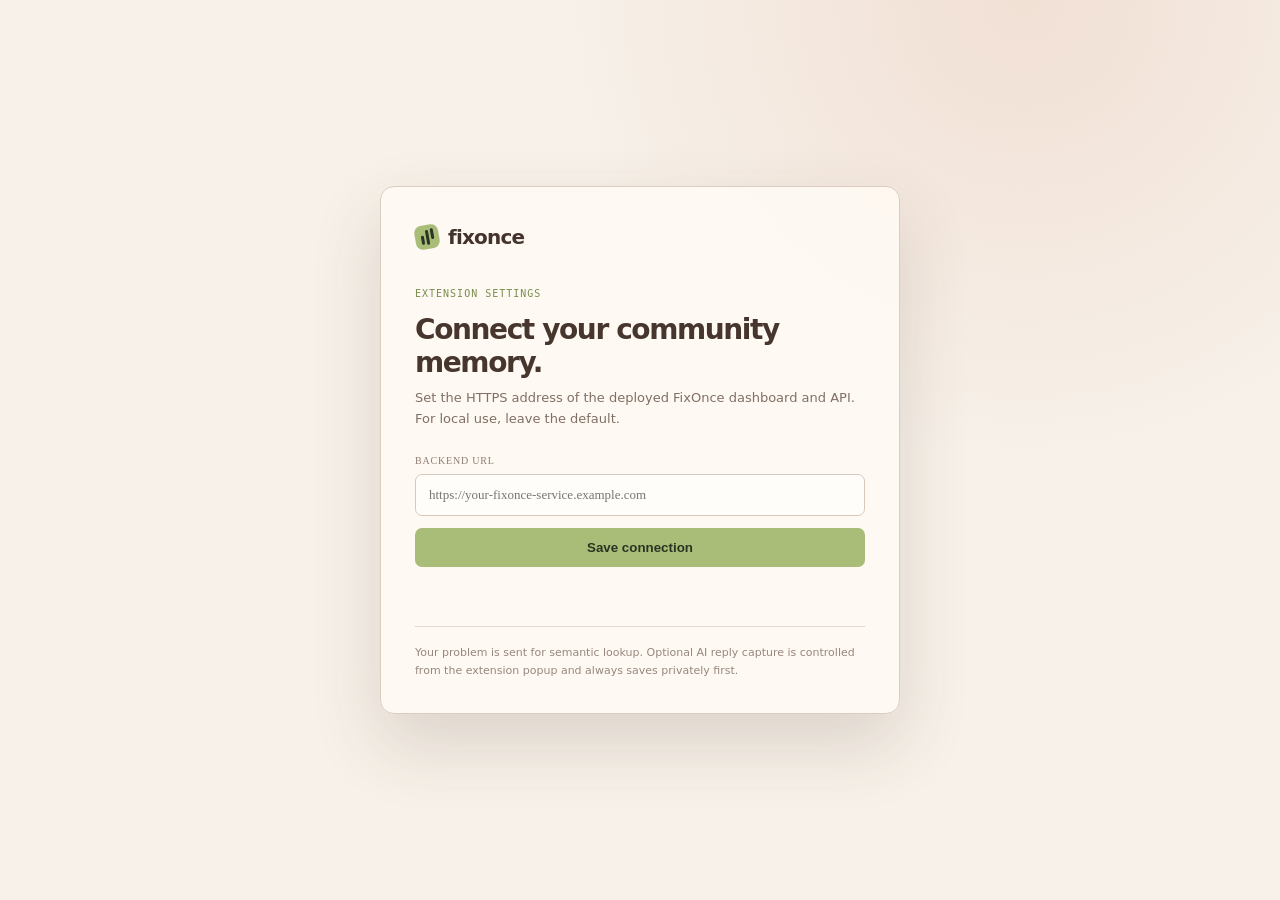
<file: extension/options.html>
<!doctype html>
<html lang="en">
  <head><meta charset="UTF-8" /><meta name="viewport" content="width=device-width,initial-scale=1" /><title>FixOnce settings</title><link rel="stylesheet" href="options.css" /></head>
  <body><main class="settings-card"><div class="brand"><span class="brand-mark"><i></i><i></i><i></i></span><span>fixonce</span></div><div class="eyebrow">EXTENSION SETTINGS</div><h1>Connect your community memory.</h1><p>Set the HTTPS address of the deployed FixOnce dashboard and API. For local use, leave the default.</p><label for="api-url">Backend URL</label><input id="api-url" type="url" placeholder="https://your-fixonce-service.example.com" /><button id="save">Save connection</button><div id="status" role="status"></div><div class="tip">Your problem is sent for semantic lookup. Optional AI reply capture is controlled from the extension popup and always saves privately first.</div></main><script src="config.js"></script><script src="options.js"></script></body>
</html>
</file>
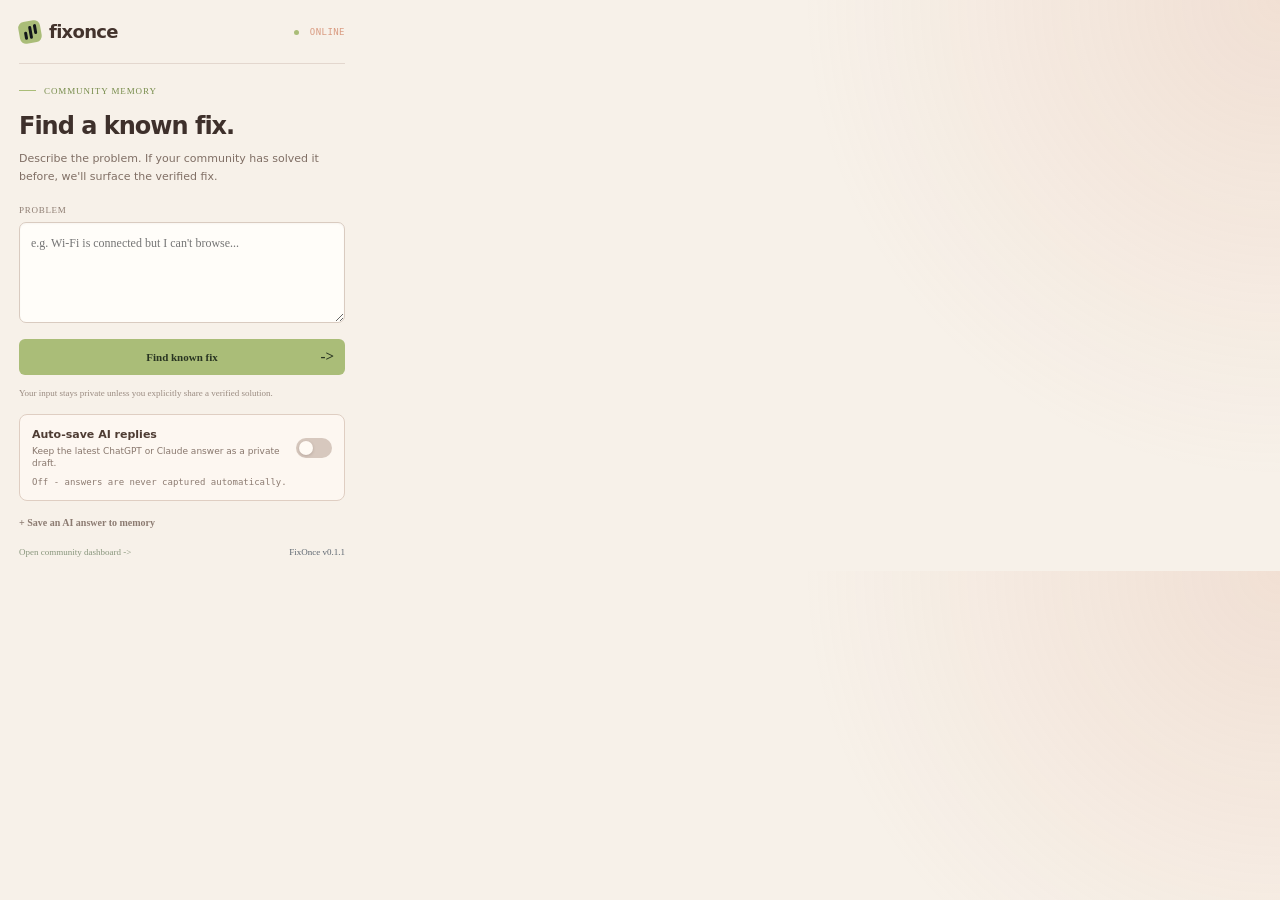
<file: extension/popup.html>
<!doctype html>
<html lang="en">
  <head>
    <meta charset="UTF-8" />
    <meta name="viewport" content="width=device-width,initial-scale=1" />
    <title>FixOnce</title>
    <link rel="stylesheet" href="popup.css" />
  </head>
  <body>
    <main class="popup-shell">
      <header class="popup-header"><div class="brand"><span class="brand-mark"><i></i><i></i><i></i></span><span>fixonce</span></div><span class="connection"><b></b> online</span></header>
      <div class="popup-rule"></div>
      <section id="search-view">
        <div class="eyebrow"><span></span> COMMUNITY MEMORY</div>
        <h1>Find a known fix.</h1>
        <p class="intro">Describe the problem. If your community has solved it before, we'll surface the verified fix.</p>
        <form id="popup-form"><label for="popup-problem">Problem</label><textarea id="popup-problem" rows="4" maxlength="1000" placeholder="e.g. Wi-Fi is connected but I can't browse..."></textarea><button id="popup-submit" type="submit">Find known fix <strong>-></strong></button></form>
        <p class="privacy">Your input stays private unless you explicitly share a verified solution.</p>
        <div class="auto-capture-setting"><label class="toggle-label" for="auto-capture-toggle"><span><strong>Auto-save AI replies</strong><small>Keep the latest ChatGPT or Claude answer as a private draft.</small></span><input id="auto-capture-toggle" type="checkbox" /><i class="toggle-track" aria-hidden="true"></i></label><p id="auto-capture-status" class="auto-capture-status">Off - answers are never captured automatically.</p></div>
        <button id="save-answer-link" class="back-button" type="button">+ Save an AI answer to memory</button>
      </section>
      <section id="save-view" hidden>
        <div class="eyebrow"><span></span> SAVE TO MEMORY</div>
        <h1>Make the answer reusable.</h1>
        <p class="intro">Paste the answer you received from ChatGPT or Claude. It stays private until you verify and share it.</p>
        <form id="save-form"><label for="save-problem">Original problem</label><textarea id="save-problem" rows="3" maxlength="1000" placeholder="What problem did you ask?"></textarea><label for="save-solution">Solution</label><textarea id="save-solution" rows="5" maxlength="15000" placeholder="Paste the useful answer here..."></textarea><button id="save-submit" type="submit">Save as private draft <strong>-></strong></button></form>
        <button class="back-button" id="save-back" type="button"><- Back to lookup</button>
      </section>
      <section id="popup-result" hidden></section>
      <footer><a href="https://fixonce.onrender.com/" target="_blank">Open community dashboard -></a><span>FixOnce v0.1.1</span></footer>
    </main>
    <script src="config.js"></script>
    <script src="popup.js"></script>
  </body>
</html>
</file>
<file: extension/options.css>
:root{--bg:#f7f1e9;--panel:#fffaf4;--line:#decfc3;--ink:#3e302b;--muted:#806f65;--lime:#aabd78;--terracotta:#bd705d;--sand:#e8c5ac}
*{box-sizing:border-box}
body{margin:0;min-height:100vh;display:grid;place-items:center;background:radial-gradient(circle at 80% 0%,rgba(217,155,129,.2),transparent 34%),var(--bg);color:var(--ink);font:14px/1.6 Manrope,Inter,system-ui,sans-serif}
.settings-card{width:min(520px,calc(100% - 32px));padding:34px;border:1px solid #dccdc1;border-radius:14px;background:rgba(255,250,244,.92);box-shadow:0 30px 70px rgba(81,57,44,.16)}
.brand{display:flex;align-items:center;gap:9px;color:#43332c;font-weight:800;font-size:20px;letter-spacing:-.8px;margin-bottom:35px}
.brand-mark{width:24px;height:24px;display:flex;align-items:center;justify-content:center;gap:2px;border-radius:7px;background:var(--lime);transform:rotate(-10deg)}
.brand-mark i{width:3px;border-radius:3px;background:#293522;display:block}.brand-mark i:nth-child(1){height:9px;margin-top:5px}.brand-mark i:nth-child(2){height:15px}.brand-mark i:nth-child(3){height:11px;margin-top:-5px}
.eyebrow{color:#788d4d;font:10px 'DM Mono',monospace;letter-spacing:.1em}h1{color:#47362e;font-size:28px;letter-spacing:-1.4px;line-height:1.2;margin:14px 0 8px}p{color:var(--muted);font-size:13px;margin:0 0 26px}
label{display:block;color:#8e7d72;text-transform:uppercase;letter-spacing:.08em;font:10px 'DM Mono';margin-bottom:8px}
input{display:block;width:100%;padding:12px 13px;border:1px solid #d8c9bd;border-radius:7px;background:#fffdf9;outline:0;color:#4b3a32;font:13px Manrope}input:focus{border-color:#aabd78;box-shadow:0 0 0 3px rgba(170,189,120,.16)}
button{margin-top:12px;width:100%;padding:12px;border:0;border-radius:7px;background:var(--lime);color:#293522;font-weight:800;cursor:pointer}button:hover{background:#bfd48a}
#status{min-height:23px;margin-top:12px;color:#718748;font:11px 'DM Mono'}.tip{border-top:1px solid #e3d7ce;margin-top:24px;padding-top:17px;color:#97877d;font-size:11px}.tip strong{color:#718548}
</file>
<file: extension/popup.css>
:root{--bg:#14171d;--panel:#1c2027;--line:#303641;--muted:#89919c;--ink:#f0f3ef;--lime:#c8fa6b;--purple:#9a8dff;--warm:#f6d78e}*{box-sizing:border-box}body{margin:0;width:364px;background:var(--bg);color:var(--ink);font:12px/1.55 Manrope,Inter,ui-sans-serif,system-ui,sans-serif}.popup-shell{padding:18px 19px 14px;min-height:430px;display:flex;flex-direction:column}.popup-header{display:flex;align-items:center;justify-content:space-between}.brand{display:flex;align-items:center;gap:8px;font-size:18px;font-weight:800;letter-spacing:-.7px}.brand-mark{width:22px;height:22px;display:flex;align-items:center;justify-content:center;gap:2px;border-radius:6px;background:var(--lime);transform:rotate(-10deg)}.brand-mark i{width:3px;border-radius:3px;background:#13171a;display:block}.brand-mark i:nth-child(1){height:8px;margin-top:5px}.brand-mark i:nth-child(2){height:13px}.brand-mark i:nth-child(3){height:10px;margin-top:-4px}.connection{font:9px 'DM Mono',monospace;color:#7b877a;text-transform:uppercase;letter-spacing:.05em}.connection b{display:inline-block;width:5px;height:5px;border-radius:50%;background:var(--lime);margin-right:5px}.popup-rule{height:1px;background:var(--line);margin:17px 0 22px}.eyebrow{display:flex;gap:8px;align-items:center;color:var(--lime);font:9px 'DM Mono';letter-spacing:.1em}.eyebrow span{display:inline-block;width:17px;height:1px;background:var(--lime)}h1{font-size:24px;letter-spacing:-1px;margin:12px 0 5px}.intro{color:var(--muted);font-size:11px;line-height:1.6;margin:0 0 20px;max-width:300px}label{display:block;color:#98a0aa;font:9px 'DM Mono';text-transform:uppercase;letter-spacing:.08em;margin-bottom:7px}textarea{width:100%;resize:vertical;min-height:95px;border:1px solid var(--line);outline:0;border-radius:7px;background:#101318;color:var(--ink);padding:11px;font:12px/1.6 Manrope}textarea:focus{border-color:#6b8647}button{border:0;font:700 11px Manrope;cursor:pointer}#popup-submit{display:flex;align-items:center;justify-content:center;position:relative;width:100%;margin-top:10px;padding:12px;border-radius:6px;background:var(--lime);color:#121719}#popup-submit strong{position:absolute;right:11px;font-size:15px}.privacy{color:#626b77;font:9px/1.5 'DM Mono';margin:12px 0 0}.popup-status{font:9px 'DM Mono';color:var(--lime);letter-spacing:.1em}.popup-result-title{font-size:17px;line-height:1.3;margin:9px 0 12px}.popup-problem{color:#939ca5;font-size:10px;margin:0 0 12px}.popup-solution{white-space:pre-line;padding:13px;border:1px solid #384437;background:#141b16;border-radius:7px;color:#dbe7d5;font-size:11px;line-height:1.65}.popup-facts{display:flex;gap:6px;flex-wrap:wrap;margin-top:10px}.popup-fact{background:#29352b;color:#b9d6a5;padding:5px 7px;border-radius:4px;font:9px 'DM Mono'}.popup-fact.purple{color:#cfc8ff;background:#2d2943}.popup-actions{display:flex;gap:7px;margin-top:13px}.popup-actions button{flex:1;padding:9px;border-radius:5px}.popup-primary{background:var(--lime);color:#172018}.popup-ghost{background:transparent;border:1px solid #3a424d;color:#a2aab2}.popup-error{color:#f6c6b7;border:1px solid #60463f;background:#302420;padding:11px;border-radius:6px;font-size:11px}.popup-new{border-color:#4a426e;background:#171625}.popup-new .popup-solution{border-color:#484166;background:#14141f}.popup-new .popup-fact{background:#2e2946;color:#d0c9fb}.popup-verify{margin-top:12px;padding:12px;border:1px solid #4b5c3f;border-radius:7px;background:#263226}.popup-verify strong{display:block;font-size:11px;margin-bottom:3px}.popup-verify span{display:block;color:#a7b69f;font-size:10px}.popup-share{display:flex;gap:7px;margin-top:9px}.popup-share button{flex:1;padding:8px;border-radius:5px}.popup-share button:first-child{background:var(--lime);color:#172018}.verified-note{margin-top:12px;color:var(--lime);font:10px 'DM Mono'}.back-button{margin:16px 0 0;background:transparent;color:#89919a;padding:0;text-align:left;font-size:10px}footer{margin-top:auto;padding-top:15px;display:flex;justify-content:space-between;color:#5d6670;font:9px 'DM Mono'}footer a{color:#88967c;text-decoration:none}footer a:hover{color:var(--lime)}
.popup-verify textarea{min-height:46px;margin-top:9px;font-size:10px}
.auto-capture-setting{margin-top:14px;padding:11px 12px;border:1px solid #dfcec2;border-radius:8px;background:rgba(255,250,244,.75)}
.toggle-label{display:flex;align-items:center;justify-content:space-between;gap:12px;margin:0;color:#4e3c33;font:inherit;text-transform:none;letter-spacing:0;cursor:pointer}
.toggle-label span{display:flex;flex-direction:column;gap:2px}
.toggle-label strong{font-size:11px}
.toggle-label small{color:#88776d;font-size:9px;line-height:1.35}
.toggle-label input{position:absolute;opacity:0;width:1px;height:1px}
.toggle-track{position:relative;flex:0 0 36px;width:36px;height:20px;border-radius:20px;background:#d7c8be;transition:background .18s ease}
.toggle-track::after{content:"";position:absolute;top:3px;left:3px;width:14px;height:14px;border-radius:50%;background:#fffaf4;box-shadow:0 1px 3px rgba(78,60,51,.24);transition:transform .18s ease}
.toggle-label input:checked + .toggle-track{background:#aabd78}
.toggle-label input:checked + .toggle-track::after{transform:translateX(16px)}
.toggle-label input:focus-visible + .toggle-track{outline:2px solid #866d86;outline-offset:2px}
.auto-capture-status{margin:7px 0 0;color:#8c7b71;font:9px/1.45 "DM Mono",monospace}
/* Warm sand and terracotta accents keep the extension consistent with the dashboard. */
:root{--sand:#f3d1bc;--peach:#e5aa91;--terracotta:#c87863;--rose:#9e6670}
body{background:radial-gradient(circle at 100% 0%,rgba(200,120,99,.1),transparent 34%),var(--bg)}
.popup-header .connection{color:var(--peach)}
/* Coordinated beige popup theme. */
:root{--bg:#f7f1e9;--panel:#fffaf4;--line:#decfc3;--muted:#796b62;--ink:#3e302b;--lime:#aabd78;--purple:#866d86;--warm:#b86f4e;--sand:#e8c5ac;--peach:#d99b81;--terracotta:#bd705d;--rose:#9e6670}
body{background:radial-gradient(circle at 100% 0%,rgba(217,155,129,.2),transparent 34%),var(--bg);color:var(--ink)}.popup-shell{background:transparent}.popup-rule{background:#e3d7ce}.brand{color:#43332c}.connection{color:#7e8e56}.connection b{background:#aabd78}.eyebrow{color:#788d4d}.intro{color:#806f65}label{color:#8e7d72}textarea{background:#fffdf9;border-color:#d9cbc0;color:#4b3a32;box-shadow:inset 0 1px 2px rgba(85,59,45,.04)}textarea:focus{border-color:#aabd78}#popup-submit{background:#aabd78;color:#293522}.privacy{color:#9b8c82}.popup-status{color:#708548}.popup-result-title{color:#4a382f}.popup-problem{color:#88776d}.popup-solution{background:#fffaf4;border-color:#d8c9bd;color:#4e3d34}.popup-fact{background:#e5eed8;color:#637a44}.popup-fact.purple{background:#ebdfed;color:#735978}.popup-primary{background:#aabd78;color:#293522}.popup-ghost{border-color:#d3c5ba;color:#806f65;background:transparent}.popup-error{color:#9a5b46;border-color:#d8ac97;background:#f6e4dc}.popup-new{border-color:#d5c3d8;background:#f1e7f1}.popup-new .popup-solution{border-color:#ddcde0;background:#fffafc}.popup-new .popup-fact{background:#eadfec;color:#735878}.popup-verify{border-color:#c1d09f;background:#edf3e2}.popup-verify span{color:#788667}.popup-share button:first-child{background:#aabd78;color:#293522}.verified-note{color:#6f8747}.back-button{color:#8c7b71}.back-button:hover{color:#9e604e}.popup-verify textarea{background:#fffdf9;border-color:#d8c9bd}
.popup-result{max-height:360px;overflow-y:auto}.popup-solution{max-height:230px;overflow:auto;user-select:text;cursor:text;white-space:pre-wrap;overflow-wrap:anywhere}.popup-copy{width:100%;margin-top:10px;padding:9px;border:1px solid #d3c5ba;border-radius:5px;background:#fffaf4;color:#806f65;font:700 11px Manrope;cursor:pointer}.popup-copy:hover{border-color:#a47b68;color:#9d604d}.popup-copy:disabled{opacity:.65;cursor:wait}
</file>
